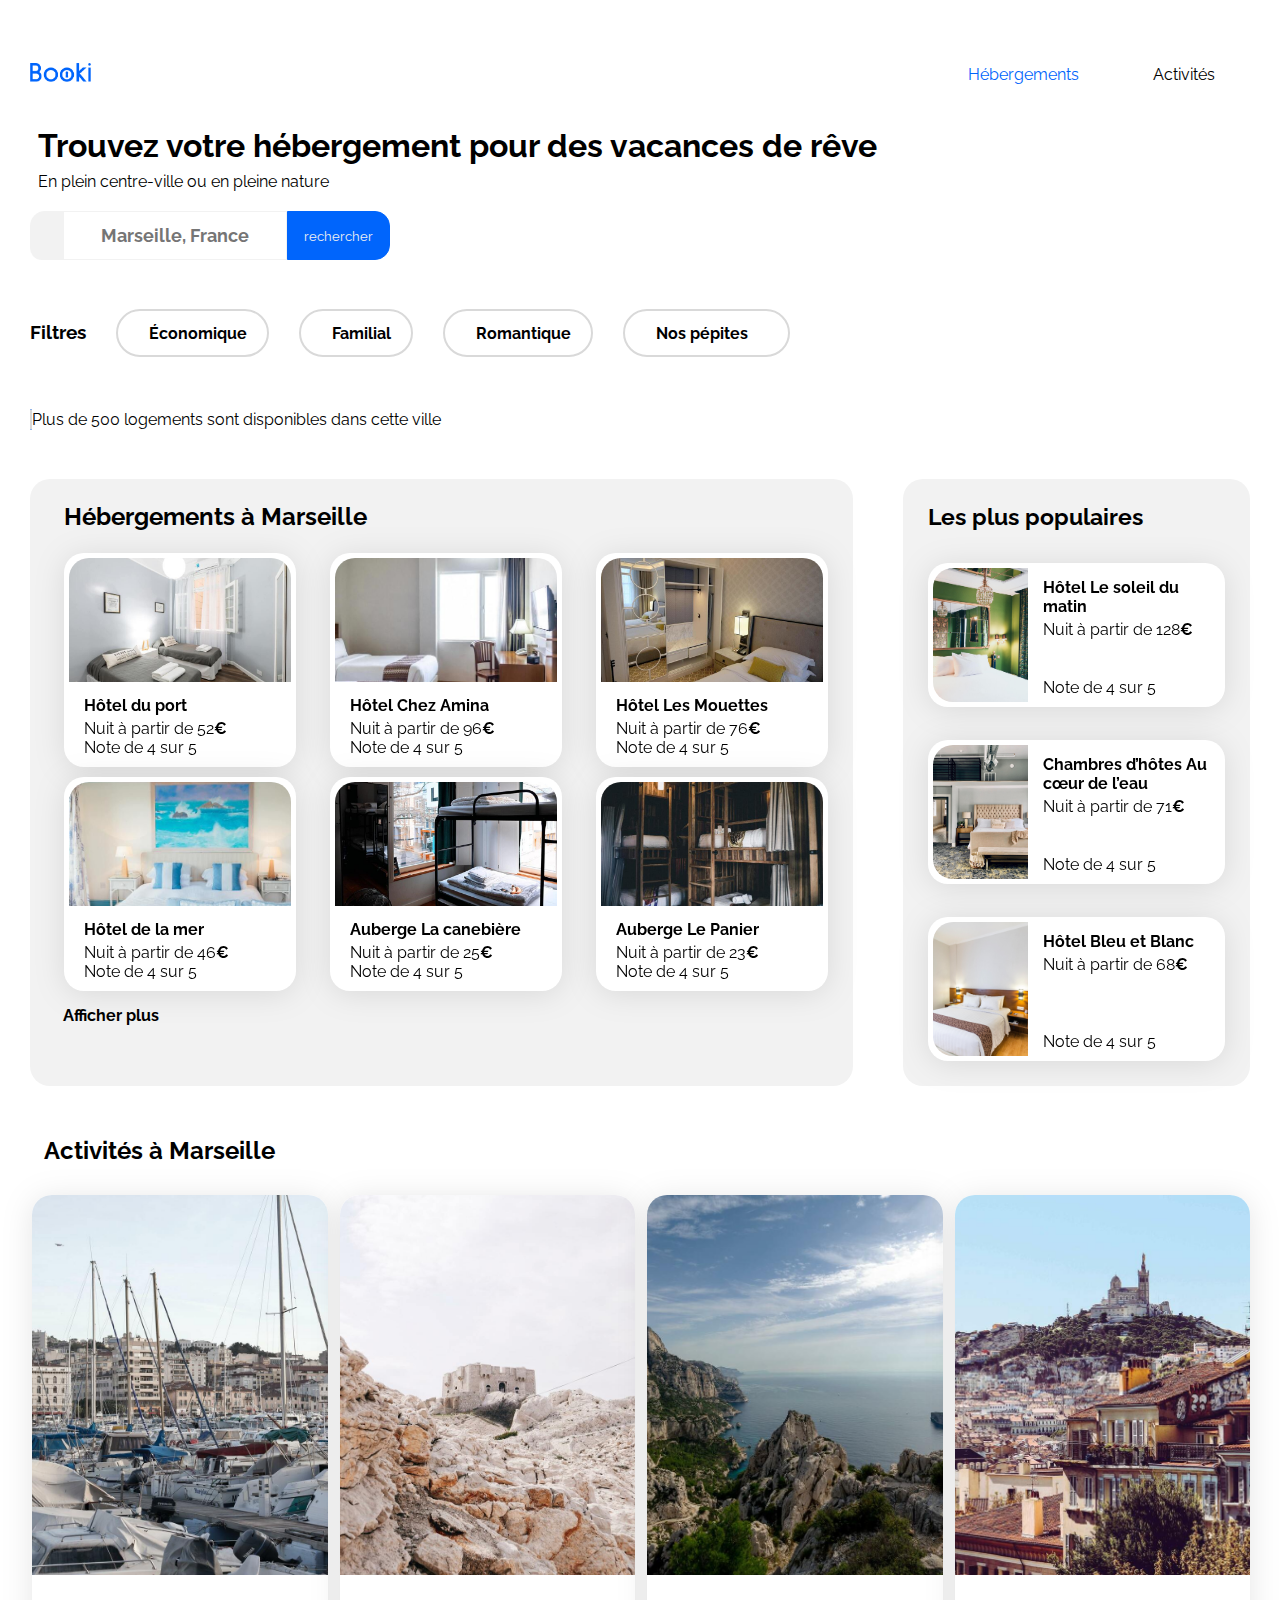
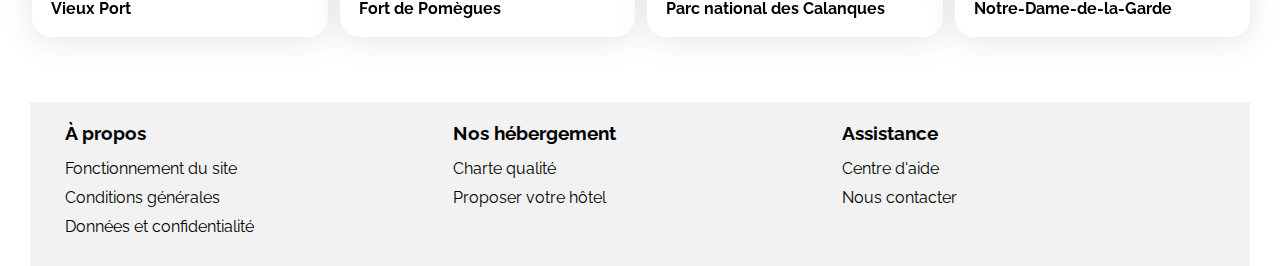
<file: index.html>
<!DOCTYPE html>
<html lang="fr">

<head>
    <meta charset="UTF-8">
    <meta name="viewport" content="width=device-width, initial-scale=1.0">
    <title>Booki</title>
    <link rel="preconnect" href="https://fonts.googleapis.com">
    <link rel="preconnect" href="https://fonts.gstatic.com" crossorigin>
    <link href="https://fonts.googleapis.com/css2?family=Raleway:wght@400;500;700&display=swap" rel="stylesheet">
    <link rel="stylesheet" href="https://cdnjs.cloudflare.com/ajax/libs/font-awesome/6.2.1/css/all.min.css"
        integrity="sha512-MV7K8+y+gLIBoVD59lQIYicR65iaqukzvf/nwasF0nqhPay5w/9lJmVM2hMDcnK1OnMGCdVK+iQrJ7lzPJQd1w=="
        crossorigin="anonymous" referrerpolicy="no-referrer" />
    <link rel="stylesheet" href="./style.css">

</head>

<body>
    <div class="main-container">

        <header>
            <div class="logo">

                <img src="Images_Booki/logo/Booki.png" alt="Logo">
            </div>
            <nav>
                <ul>
                    <li><a href="#hebergements-and-populaires">Hébergements</a></li>
                    <li><a href="#Activités-marseille">Activités</a></li>
                </ul>
            </nav>

        </header>


        <h1>Trouvez votre hébergement pour des vacances de rêve</h1>
        <p>En plein centre-ville ou en pleine nature</p>



            <div id="rechercher">
                <form action="." class="formulaire">
                    <div id="recherche_content">
                        <i class="fa-solid fa-location-dot"></i>
                        <input class="champ" type="text" placeholder="Marseille, France" />
                        <div class="pc-text">
                            <button>
                                <span>rechercher</span>
                            </button>
                        </div>
                        <div class="phone-icone">
                            <i class="fa-solid fa-magnifying-glass"></i>

                        </div>

                    </div>
                </form>
            </div>

            <ul class="filtres">

                <li>
                    <h3>Filtres</h3>
                </li>
                <li>
                    <div class=" filtre economique">
                        <i class="fa-solid fa-money-bill-wave"></i>
                        <span>Économique</span>
                    </div>
                </li>
                <li>
                    <div class="filtre familial">
                        <i class="fa-solid fa-person"></i>
                        <span>Familial</span>
                    </div>
                </li>
                <li>
                    <div class="filtre romantique">
                        <i class="fa-solid fa-heart"></i>
                        <span>Romantique</span>
                    </div>
                </li>
                <li>
                    <div class="filtre pépite">
                        <i class="fa-solid fa-fire"></i>
                        <span>Nos pépites</span>
                    </div>
                </li>
            </ul>

            <div class="info">

                <i class="fa-solid fa-circle-info"></i>
                <span>Plus de 500 logements sont disponibles dans cette ville</span>

            </div>


            <main>
                <div id="." class="hebergements-and-populaires">


                    <section class="hebergements">


                        <div class="hébergements-title">
                            <h2 class="section-title">Hébergements à Marseille</h2>
                        </div>
                        <div class="hébergements-cards">
                            <article class="card">
                                <a href="href=#" class="lien-hébergements">
                                    <img src="./Images_Booki/hebergements/4_small/fred-kleber.jpg" alt="Hôtel du port ">
                               
                                <div class="card-content">
                                    <div class="card-txt">
                                        <h3 class="card-title">Hôtel du port</h3>
                                        <p class="card-subtitle">Nuit à partir de 52<span class="euro">€</span></p>
                                    </div>
                                    <div class="card-rating">
                                        <i class="fa-xs fa-solid fa-star" aria-hidden="true"></i>
                                        <i class="fa-xs fa-solid fa-star" aria-hidden="true"></i>
                                        <i class="fa-xs fa-solid fa-star" aria-hidden="true"></i>
                                        <i class="fa-xs fa-solid fa-star" aria-hidden="true"></i>
                                        <i class="fa-xs fa-solid fa-star neutralStar" aria-hidden="true"></i>
                                        <span class="sr-only">Note de 4 sur 5</span>

                                    </div>
                                </div>
                            </a>
                            </article>


                            <article class="card">
                                <a href="href=#" class="lien-hébergements">
                                    <img src="./Images_Booki/hebergements/4_small/febrian-zakaria.jpg"
                                        alt="hotel chez amina ">
                                
                                <div class="card-content">
                                    <div class="card-txt">
                                        <h3 class="card-title">Hôtel Chez Amina</h3>
                                        <p class="card-subtitle">Nuit à partir de 96<span class="euro">€</span></p>
                                    </div>
                                    <div class="card-rating">
                                        <i class="fa-xs fa-solid fa-star" aria-hidden="true"></i>
                                        <i class="fa-xs fa-solid fa-star" aria-hidden="true"></i>
                                        <i class="fa-xs fa-solid fa-star" aria-hidden="true"></i>
                                        <i class="fa-xs fa-solid fa-star" aria-hidden="true"></i>
                                        <i class="fa-xs fa-solid fa-star neutralStar" aria-hidden="true"></i>
                                        <span class="sr-only">Note de 4 sur 5</span>

                                    </div>
                                </div>
                            </a>
                            </article>



                            <article class="card">
                                <a href="href=#" class="lien-hébergements">
                                    <img src="./Images_Booki/hebergements/4_small/reisetopia.jpg"
                                        alt="hotel les mouettes ">
                               
                                <div class="card-content">
                                    <div class="card-txt">
                                        <h3 class="card-title">Hôtel Les Mouettes</h3>
                                        <p class="card-subtitle">Nuit à partir de 76<span class="euro">€</span></p>
                                    </div>
                                    <div class="card-rating">
                                        <i class="fa-xs fa-solid fa-star" aria-hidden="true"></i>
                                        <i class="fa-xs fa-solid fa-star" aria-hidden="true"></i>
                                        <i class="fa-xs fa-solid fa-star" aria-hidden="true"></i>
                                        <i class="fa-xs fa-solid fa-star" aria-hidden="true"></i>
                                        <i class="fa-xs fa-solid fa-star neutralStar" aria-hidden="true"></i>
                                        <span class="sr-only">Note de 4 sur 5</span>

                                    </div>
                                </div>
                            </a>
                            </article>


                            <article class="card">
                                <a href="href=#" class="lien-hébergements">
                                    <img src="./Images_Booki/hebergements/4_small/annie-spratt.jpg"
                                        alt="hotel de la mer">
                                
                                <div class="card-content">
                                    <div class="card-txt">
                                        <h3 class="card-title">Hôtel de la mer</h3>
                                        <p class="card-subtitle">Nuit à partir de 46<span class="euro">€</span></p>
                                    </div>
                                    <div class="card-rating">
                                        <i class="fa-xs fa-solid fa-star" aria-hidden="true"></i>
                                        <i class="fa-xs fa-solid fa-star" aria-hidden="true"></i>
                                        <i class="fa-xs fa-solid fa-star" aria-hidden="true"></i>
                                        <i class="fa-xs fa-solid fa-star" aria-hidden="true"></i>
                                        <i class="fa-xs fa-solid fa-star neutralStar" aria-hidden="true"></i>
                                        <span class="sr-only">Note de 4 sur 5</span>

                                    </div>
                                </div>
                            </a>
                            </article>


                            <article class="card">
                                <a href="href=#" class="lien-hébergements">
                                    <img src="./Images_Booki/hebergements/4_small/marcus-lok.jpg"
                                        alt="auberge la canebière ">
                                
                                <div class="card-content">
                                    <div class="card-txt">
                                        <h3 class="card-title">Auberge La canebière</h3>
                                        <p class="card-subtitle">Nuit à partir de 25<span class="euro">€</span></p>
                                    </div>
                                    <div class="card-rating">
                                        <i class="fa-xs fa-solid fa-star" aria-hidden="true"></i>
                                        <i class="fa-xs fa-solid fa-star" aria-hidden="true"></i>
                                        <i class="fa-xs fa-solid fa-star" aria-hidden="true"></i>
                                        <i class="fa-xs fa-solid fa-star" aria-hidden="true"></i>
                                        <i class="fa-xs fa-solid fa-star neutralStar" aria-hidden="true"></i>
                                        <span class="sr-only">Note de 4 sur 5</span>

                                    </div>
                                </div>
                            </a>
                            </article>

                            <article class="card">
                                <a href="href=#" class="lien-hébergements">
                                    <img src="./Images_Booki/hebergements/4_small/nicate-lee.jpg"
                                        alt="auberge le panier ">
                                
                                <div class="card-content">
                                    <div class="card-txt">
                                        <h3 class="card-title">Auberge Le Panier</h3>
                                        <p class="card-subtitle">Nuit à partir de 23<span class="euro">€</span></p>
                                    </div>
                                    <div class="card-rating">
                                        <i class="fa-xs fa-solid fa-star" aria-hidden="true"></i>
                                        <i class="fa-xs fa-solid fa-star" aria-hidden="true"></i>
                                        <i class="fa-xs fa-solid fa-star" aria-hidden="true"></i>
                                        <i class="fa-xs fa-solid fa-star" aria-hidden="true"></i>
                                        <i class="fa-xs fa-solid fa-star neutralStar" aria-hidden="true"></i>
                                        <span class="sr-only">Note de 4 sur 5</span>

                                    </div>
                                </div>
                            </a>
                            </article>
                        </div>
                        <a href="href=#" class="Plus">Afficher plus</a>
                    </section>

                    <section class="populaires">
                        <div class="populaires-title">
                            <h2 class="section-title">Les plus populaires</h2>
                            <i class="fa-solid fa-chart-line" aria-hidden="true"></i>
                        </div>
                        <div class="populaires-cards">
                            <article class="card">
                                <img src="./Images_Booki/hebergements/2_large/emile-guillemot.jpg"
                                    alt="Image de la chambre d'hôtel montrant un lit">
                                <div class="card-content">
                                    <div class="card-txt">
                                        <h3 class="card-title">Hôtel Le soleil du matin</h3>
                                        <p class="card-subtitle">Nuit à partir de 128<span class="euro">€</span></p>
                                    </div>
                                    <div class="card-rating">
                                        <i class="fa-xs fa-solid fa-star" aria-hidden="true"></i>
                                        <i class="fa-xs fa-solid fa-star" aria-hidden="true"></i>
                                        <i class="fa-xs fa-solid fa-star" aria-hidden="true"></i>
                                        <i class="fa-xs fa-solid fa-star" aria-hidden="true"></i>
                                        <i class="fa-xs fa-solid fa-star neutralStar" aria-hidden="true"></i>
                                        <span class="sr-only">Note de 4 sur 5</span>
                                    </div>
                                </div>
                            </article>
                            <article class="card">
                                <img src="./Images_Booki/hebergements/2_large/aw-creative.jpg"
                                    alt="Image de la chambre d'hôtel montrant un lit">
                                <div class="card-content">
                                    <div class="card-txt">
                                        <h3 class="card-title">Chambres d’hôtes Au cœur de l’eau</h3>
                                        <p class="card-subtitle">Nuit à partir de 71<span class="euro">€</span></p>
                                    </div>
                                    <div class="card-rating">
                                        <i class="fa-xs fa-solid fa-star" aria-hidden="true"></i>
                                        <i class="fa-xs fa-solid fa-star" aria-hidden="true"></i>
                                        <i class="fa-xs fa-solid fa-star" aria-hidden="true"></i>
                                        <i class="fa-xs fa-solid fa-star" aria-hidden="true"></i>
                                        <i class="fa-xs fa-solid fa-star neutralStar" aria-hidden="true"></i>
                                        <span class="sr-only">Note de 4 sur 5</span>
                                    </div>
                                </div>
                            </article>
                            <article class="card">
                                <img src="./Images_Booki/hebergements/2_large/febrian-zakaria2.jpg"
                                    alt="Image de la chambre d'hôtel montrant un lit">
                                <div class="card-content">
                                    <div class="card-txt">
                                        <h3 class="card-title">Hôtel Bleu et Blanc</h3>
                                        <p class="card-subtitle">Nuit à partir de 68<span class="euro">€</span></p>
                                    </div>
                                    <div class="card-rating">
                                        <i class="fa-xs fa-solid fa-star" aria-hidden="true"></i>
                                        <i class="fa-xs fa-solid fa-star" aria-hidden="true"></i>
                                        <i class="fa-xs fa-solid fa-star" aria-hidden="true"></i>
                                        <i class="fa-xs fa-solid fa-star" aria-hidden="true"></i>
                                        <i class="fa-xs fa-solid fa-star neutralStar" aria-hidden="true"></i>
                                        <span class="sr-only">Note de 4 sur 5</span>
                                    </div>
                                </div>
                            </article>
                        </div>
                    </section>
                </div>



                <div id="Activités-marseille">

                    <section class="activités">

                        <div class="activités-title">
                            <h2 class="section-title">Activités à Marseille</h2>
                        </div>
                        <div class="activités-cards">
                            <article class="cards">
                                <div class="card-content">
                                    <a href="href=#" class="lien-activités">
                                        <img src="./Images_Booki/activites/3_medium/reno-laithienne.jpg"
                                            alt="vieux-port">
                                    </a>
                                    <div class="card-txt">
                                        <h3 class="card-title">Vieux Port</h3>
                                    </div>
                                </div>
                            </article>
                            <article class="cards">
                                <div class="card-content">
                                    <a href="href=#" class="lien-activités">
                                        <img src="./Images_Booki/activites/3_medium/paul-hermann-QFTrLdQIRhI-unsplash.jpg"
                                            alt="fort-de-pomegues">
                                    </a>
                                    <div class="card-txt">
                                        <h3 class="card-title">Fort de Pomègues</h3>
                                    </div>
                                </div>
                            </article>
                            <article class="cards">
                                <div class="card-content">
                                    <a href="href=#" class="lien-activités">
                                        <img src="./Images_Booki/activites/3_medium/kilyan-sockalingum-NR8-cBCN3aI-unsplash.jpg"
                                            alt="parc-calanques">
                                    </a>
                                    <div class="card-txt">
                                        <h3 class="card-title">Parc national des Calanques</h3>

                                    </div>
                                </div>
                            </article>
                            <article class="cards">
                                <div class="card-content">
                                    <a href="href=#" class="lien-activités">
                                        <img src="./Images_Booki/activites/3_medium/florian-wehde-xW9e8gdotxI-unsplash.jpg"
                                            alt="notre-dame">
                                    </a>
                                    <div class="card-txt">
                                        <h3 class="card-title">Notre-Dame-de-la-Garde</h3>

                                    </div>
                                </div>
                            </article>
                        </div>
                    </section>
                </div>
            </main>
            <footer>
                <div class="colonne">
                    <h3>À propos</h3>
                    <ul>
                        <li><a href="#">Fonctionnement du site</a></li>
                        <li><a href="#">Conditions générales</a></li>
                        <li><a href="#">Données et confidentialité</a></li>
                    </ul>
                </div>
                <div class="colonne">
                    <h3>Nos hébergement</h3>
                    <ul>
                        <li><a href="#">Charte qualité</a></li>
                        <li><a href="#">Proposer votre hôtel</a></li>
                    </ul>
                </div>
                <div class="colonne">
                    <h3>Assistance</h3>
                    <ul>
                        <li><a href="#">Centre d'aide</a></li>
                        <li><a href="#">Nous contacter</a></li>
                    </ul>
                </div>
            </footer>
    </div>
</body>

</html>
</file>
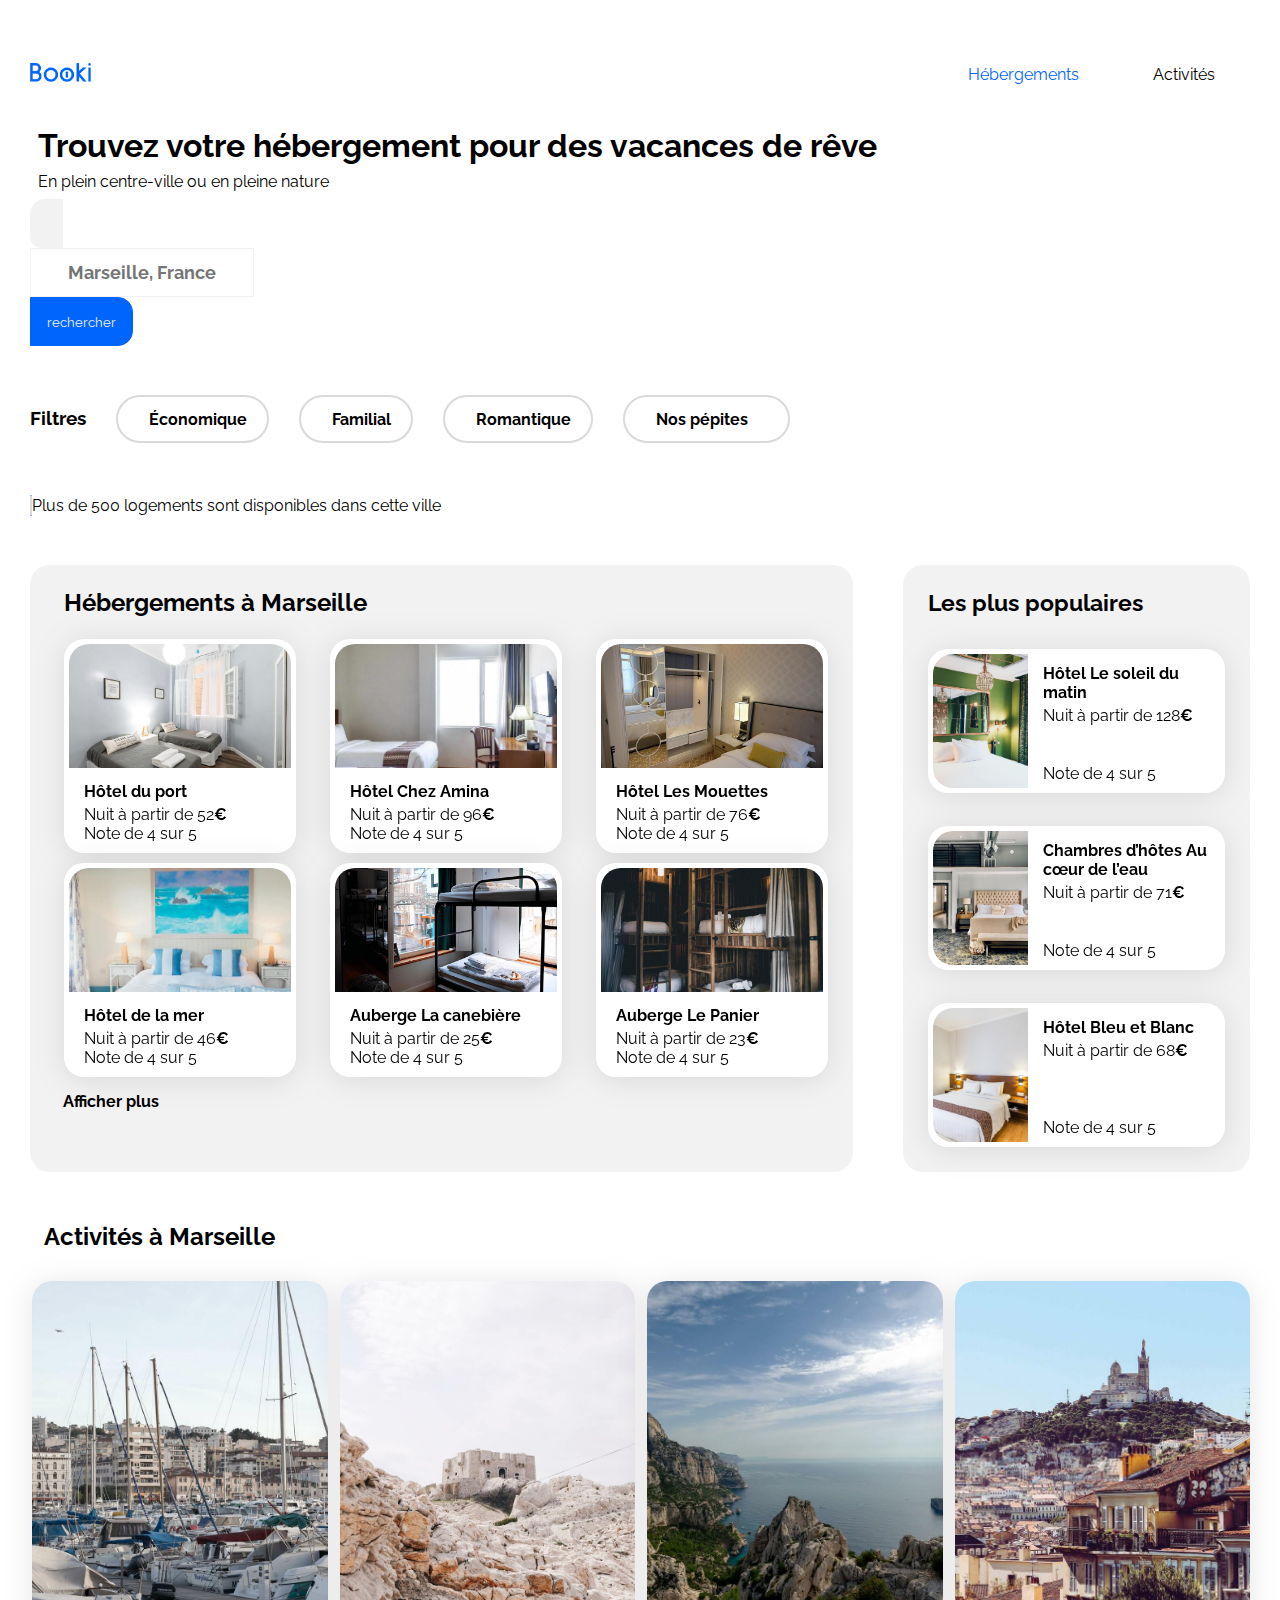
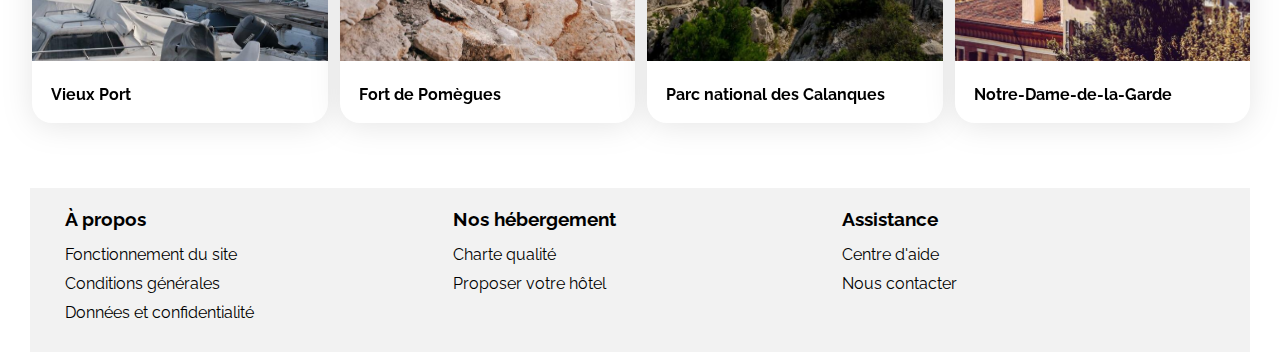
<file: P2index.html>
<!DOCTYPE html>
<html lang="fr">

<head>
    <meta charset="UTF-8">
    <meta name="viewport" content="width=device-width, initial-scale=1.0">
    <title>Booki</title>
    <link rel="preconnect" href="https://fonts.googleapis.com">
    <link rel="preconnect" href="https://fonts.gstatic.com" crossorigin>
    <link href="https://fonts.googleapis.com/css2?family=Raleway:wght@400;500;700&display=swap" rel="stylesheet">
    <link rel="stylesheet" href="https://cdnjs.cloudflare.com/ajax/libs/font-awesome/6.2.1/css/all.min.css"
        integrity="sha512-MV7K8+y+gLIBoVD59lQIYicR65iaqukzvf/nwasF0nqhPay5w/9lJmVM2hMDcnK1OnMGCdVK+iQrJ7lzPJQd1w=="
        crossorigin="anonymous" referrerpolicy="no-referrer"/>
    <link rel="stylesheet" href="./style.css">
</head>

<body>
    <div class="main-container">
        
        <header>  
            <div class="logo">
            
                <img src="Images_Booki/logo/Booki.png" alt="Logo">
            </div>
            <nav>
                <ul>
                    <li><a href="#hebergements-and-populaires">Hébergements</a></li>
                    <li><a href="#Activités-marseille">Activités</a></li>
                </ul>   
            </nav>
       </header>

 
    <h1>Trouvez votre hébergement pour des vacances de rêve</h1>
    <p>En plein centre-ville ou en pleine nature</p>



<div>
    <div id="rechercher">
        <form action="." class="formulaire"></form>
            <div id="icône">
                <i class="fa-solid fa-location-dot"></i>  
    <input class="champ" type="text" placeholder="Marseille, France"/> 
<div class="pc-text">
    <button>
        <span>rechercher</span>
    </button>
</div>
<div class="phone-icone">
<i class="fa-solid fa-magnifying-glass"></i>

</div>
</div>
</div>

<ul class="filtres">
   
  <li><h3>Filtres</h3></li>
    <li>
        <div class=" filtre economique">
        <i class="fa-solid fa-money-bill-wave"></i>
        <span>Économique</span>
        </div>
    </li>   
<li>
        <div class="filtre familial">
        <i class="fa-solid fa-person"></i>
        <span>Familial</span>
    </div>
</li>
<li>
        <div class="filtre romantique">
        <i class="fa-solid fa-heart"></i>
        <span>Romantique</span>
    </div>
    </li>
<li>
        <div class="filtre pépite">
        <i class="fa-solid fa-fire"></i>
        <span>Nos pépites</span>
    </div> 
    </li>   
</ul>

<div class="info">
    
    <i class="fa-solid fa-circle-info"></i>
    <span>Plus de 500 logements sont disponibles dans cette ville</span>

</div>

        
        <main>
            <div id="." class="hebergements-and-populaires">
                
                
                <section class="hebergements">


                <div class="hébergements-title">
                        <h2 class="section-title">Hébergements à Marseille</h2>
                    </div>
                        <div class="hébergements-cards">
                            <article class="card">
                                <a href="href=#" class="lien-hébergements">
                                <img src="./Images_Booki/hebergements/4_small/fred-kleber.jpg" 
                                alt="Hôtel du port ">
                            </a>
                        <div class="card-content">
                    <div class="card-txt">
                <h3 class="card-title">Hôtel du port</h3>
                <p class="card-subtitle">Nuit à partir de 52<span class="euro">€</span></p>
             </div>
             <div class="card-rating">
                    <i class="fa-xs fa-solid fa-star" aria-hidden="true"></i>
                     <i class="fa-xs fa-solid fa-star" aria-hidden="true"></i>
                    <i class="fa-xs fa-solid fa-star" aria-hidden="true"></i>
                     <i class="fa-xs fa-solid fa-star" aria-hidden="true"></i>
                    <i class="fa-xs fa-solid fa-star neutralStar" aria-hidden="true"></i>
                <span class="sr-only">Note de 4 sur 5</span>
            
            </div>
        </div>
     </article>
                                               
    
        <article class="card">
            <a href="href=#" class="lien-hébergements">
            <img src="./Images_Booki/hebergements/4_small/febrian-zakaria.jpg" 
            alt="hotel chez amina ">
        </a>
    <div class="card-content">
<div class="card-txt">
<h3 class="card-title">Hôtel Chez Amina</h3>
<p class="card-subtitle">Nuit à partir de 96<span class="euro">€</span></p>
</div>
    <div class="card-rating">
        <i class="fa-xs fa-solid fa-star" aria-hidden="true"></i>
        <i class="fa-xs fa-solid fa-star" aria-hidden="true"></i>
        <i class="fa-xs fa-solid fa-star" aria-hidden="true"></i>
        <i class="fa-xs fa-solid fa-star" aria-hidden="true"></i>
        <i class="fa-xs fa-solid fa-star neutralStar" aria-hidden="true"></i>
    <span class="sr-only">Note de 4 sur 5</span>
    
</div>
</div>
</article>
    

   
    <article class="card">
        <a href="href=#" class="lien-hébergements">
        <img src="./Images_Booki/hebergements/4_small/reisetopia.jpg" alt="hotel les mouettes ">   
    </a>
        <div class="card-content">
<div class="card-txt">
<h3 class="card-title">Hôtel Les Mouettes</h3>
<p class="card-subtitle">Nuit à partir de 76<span class="euro">€</span></p>
</div>
<div class="card-rating">
    <i class="fa-xs fa-solid fa-star" aria-hidden="true"></i>
    <i class="fa-xs fa-solid fa-star" aria-hidden="true"></i>
    <i class="fa-xs fa-solid fa-star" aria-hidden="true"></i>
    <i class="fa-xs fa-solid fa-star" aria-hidden="true"></i>
    <i class="fa-xs fa-solid fa-star neutralStar" aria-hidden="true"></i>
<span class="sr-only">Note de 4 sur 5</span>

</div>
</div>
</article>


    <article class="card">
        <a href="href=#" class="lien-hébergements">
        <img src="./Images_Booki/hebergements/4_small/annie-spratt.jpg" alt="hotel de la mer">
    </a>
<div class="card-content">
<div class="card-txt">
<h3 class="card-title">Hôtel de la mer</h3>
<p class="card-subtitle">Nuit à partir de 46<span class="euro">€</span></p>
</div>
<div class="card-rating">
    <i class="fa-xs fa-solid fa-star" aria-hidden="true"></i>
    <i class="fa-xs fa-solid fa-star" aria-hidden="true"></i>
    <i class="fa-xs fa-solid fa-star" aria-hidden="true"></i>
    <i class="fa-xs fa-solid fa-star" aria-hidden="true"></i>
    <i class="fa-xs fa-solid fa-star neutralStar" aria-hidden="true"></i>
<span class="sr-only">Note de 4 sur 5</span>

</div>
</div>
</article>


    <article class="card">
        <a href="href=#" class="lien-hébergements">
        <img src="./Images_Booki/hebergements/4_small/marcus-lok.jpg" alt="auberge la canebière ">
    </a>
<div class="card-content">
<div class="card-txt">
<h3 class="card-title">Auberge La canebière</h3>
<p class="card-subtitle">Nuit à partir de 25<span class="euro">€</span></p>
</div>
<div class="card-rating">
    <i class="fa-xs fa-solid fa-star" aria-hidden="true"></i>
    <i class="fa-xs fa-solid fa-star" aria-hidden="true"></i>
    <i class="fa-xs fa-solid fa-star" aria-hidden="true"></i>
    <i class="fa-xs fa-solid fa-star" aria-hidden="true"></i>
    <i class="fa-xs fa-solid fa-star neutralStar" aria-hidden="true"></i>
<span class="sr-only">Note de 4 sur 5</span>

</div>
</div>

</article>

    <article class="card">
        <a href="href=#" class="lien-hébergements">
        <img src="./Images_Booki/hebergements/4_small/nicate-lee.jpg" alt="auberge le panier ">
    </a>
<div class="card-content">
<div class="card-txt">
<h3 class="card-title">Auberge Le Panier</h3>
<p class="card-subtitle">Nuit à partir de 23<span class="euro">€</span></p>
</div>
<div class="card-rating">
    <i class="fa-xs fa-solid fa-star" aria-hidden="true"></i>
    <i class="fa-xs fa-solid fa-star" aria-hidden="true"></i>
    <i class="fa-xs fa-solid fa-star" aria-hidden="true"></i>
    <i class="fa-xs fa-solid fa-star" aria-hidden="true"></i>
    <i class="fa-xs fa-solid fa-star neutralStar" aria-hidden="true"></i>
<span class="sr-only">Note de 4 sur 5</span>

</div>
</div>
</article>
                        </div>
          <a href="href=#" class="Plus">Afficher plus</a>              
    </section>
              
                <section class="populaires">
                    <div class="populaires-title">
                        <h2 class="section-title">Les plus populaires</h2>
                        <i class="fa-solid fa-chart-line" aria-hidden="true"></i>
                    </div>
                    <div class="populaires-cards">
                        <article class="card">
                            <img src="./Images_Booki/hebergements/2_large/emile-guillemot.jpg" alt="Image de la chambre d'hôtel montrant un lit">
                            <div class="card-content">
                                <div class="card-txt">
                                    <h3 class="card-title">Hôtel Le soleil du matin</h3>
                                    <p class="card-subtitle">Nuit à partir de 128<span class="euro">€</span></p>
                                </div>
                                <div class="card-rating">
                                    <i class="fa-xs fa-solid fa-star" aria-hidden="true"></i>
                                    <i class="fa-xs fa-solid fa-star" aria-hidden="true"></i>
                                    <i class="fa-xs fa-solid fa-star" aria-hidden="true"></i>
                                    <i class="fa-xs fa-solid fa-star" aria-hidden="true"></i>
                                    <i class="fa-xs fa-solid fa-star neutralStar" aria-hidden="true"></i>
                                    <span class="sr-only">Note de 4 sur 5</span>
                                </div>
                            </div>
                        </article>
                        <article class="card">
                            <img src="./Images_Booki/hebergements/2_large/aw-creative.jpg" alt="Image de la chambre d'hôtel montrant un lit">
                            <div class="card-content">
                                <div class="card-txt">
                                    <h3 class="card-title">Chambres d’hôtes Au cœur de l’eau</h3>
                                    <p class="card-subtitle">Nuit à partir de 71<span class="euro">€</span></p>
                                </div>
                                <div class="card-rating">
                                    <i class="fa-xs fa-solid fa-star" aria-hidden="true"></i>
                                    <i class="fa-xs fa-solid fa-star" aria-hidden="true"></i>
                                    <i class="fa-xs fa-solid fa-star" aria-hidden="true"></i>
                                    <i class="fa-xs fa-solid fa-star" aria-hidden="true"></i>
                                    <i class="fa-xs fa-solid fa-star neutralStar" aria-hidden="true"></i>
                                    <span class="sr-only">Note de 4 sur 5</span>
                                </div>
                            </div>
                        </article>
                        <article class="card">
                            <img src="./Images_Booki/hebergements/2_large/febrian-zakaria2.jpg" alt="Image de la chambre d'hôtel montrant un lit">
                            <div class="card-content">
                                <div class="card-txt">
                                    <h3 class="card-title">Hôtel Bleu et Blanc</h3>
                                    <p class="card-subtitle">Nuit à partir de 68<span class="euro">€</span></p>
                                </div>
                                <div class="card-rating">
                                    <i class="fa-xs fa-solid fa-star" aria-hidden="true"></i>
                                    <i class="fa-xs fa-solid fa-star" aria-hidden="true"></i>
                                    <i class="fa-xs fa-solid fa-star" aria-hidden="true"></i>
                                    <i class="fa-xs fa-solid fa-star" aria-hidden="true"></i>
                                    <i class="fa-xs fa-solid fa-star neutralStar" aria-hidden="true"></i>
                                    <span class="sr-only">Note de 4 sur 5</span>
                                </div>
                            </div>
                        </article>
                    </div>
                </section>
              </div>
        
             
           
                <div id ="Activités-marseille">
                
                    <section class="activités">
            
                    <div class="activités-title">
                        <h2 class="section-title">Activités à Marseille</h2>
                    </div> 
            <div class="activités-cards">
                <article class="cards">
                    <div class="card-content">
                    <a href="href=#" class="lien-activités">
                        <img src="./Images_Booki/activites/3_medium/reno-laithienne.jpg" 
                        alt="vieux-port">
                    </a>
                        <div class="card-txt">
                            <h3 class="card-title">Vieux Port</h3>
                        </div>
                    </div>
                </article>
                <article class="cards">
                    <div class="card-content">
                    <a href="href=#" class="lien-activités">
                        <img src="./Images_Booki/activites/3_medium/paul-hermann-QFTrLdQIRhI-unsplash.jpg" 
                        alt="fort-de-pomegues">
                    </a>
                        <div class="card-txt">
                            <h3 class="card-title">Fort de Pomègues</h3>
                        </div>
                    </div>
                </article>
                <article class="cards">
                    <div class="card-content">
                    <a href="href=#" class="lien-activités">
                        <img src="./Images_Booki/activites/3_medium/kilyan-sockalingum-NR8-cBCN3aI-unsplash.jpg" 
                        alt="parc-calanques">
                    </a>
                        <div class="card-txt">
                            <h3 class="card-title">Parc national des Calanques</h3>
                        
                        </div>
                    </div>
                </article>
                <article class="cards">
                    <div class="card-content">
                    <a href="href=#" class="lien-activités">
                        <img src="./Images_Booki/activites/3_medium/florian-wehde-xW9e8gdotxI-unsplash.jpg" 
                        alt="notre-dame">
                    </a>
                        <div class="card-txt">
                            <h3 class="card-title">Notre-Dame-de-la-Garde</h3>
                    
                        </div>
                    </div>
                </article>
                </div>
            </section>
        </div>
     </main>
    <footer>
        <div class="colonne">
            <h3>À propos</h3>
            <ul>
              <li><a href="#">Fonctionnement du site</a></li>
              <li><a href="#">Conditions générales</a></li>
              <li><a href="#">Données et confidentialité</a></li>
            </ul>
          </div>
          <div class="colonne">
            <h3>Nos hébergement</h3>
            <ul>
              <li><a href="#">Charte qualité</a></li>
              <li><a href="#">Proposer votre hôtel</a></li>
            </ul>
          </div>
          <div class="colonne">
            <h3>Assistance</h3>
            <ul>
              <li><a href="#">Centre d'aide</a></li>
              <li><a href="#">Nous contacter</a></li>
            </ul>
          </div>
        </footer>
    </div>
    </div>
</body>

</html>
</file>
<file: style.css>
/****** General ***********/

* {
    
    
    font-family: 'Raleway', sans-serif;
   
        
        box-sizing: border-box;
        font-family: "Raleway";
        margin: 0;
        padding: 0;


}

:root {
    --main-color: #0065FC;
    --main-bg-color: #F2F2F2;
    --filter-bg-color: #DEEBFF;
}

.fa-solid {
    color: var(--main-color);
}


.main-container {
   max-width: 1440px;
    width: 100%;
    padding-bottom: 50px;
    margin: auto;
    padding: 30px;
}
header {
   display: flex;
   justify-content: space-between;
   align-items: center;
}
.logo img {
    width: 61px;

}
nav {

float: right;

}
 
ul{
list-style: none;
margin: 0px;
padding: 0px;

}

li {
    display: inline-block;

}
 a {
display: block;
padding: 35px;
}

nav ul li:first-child a{
position: relative;
    color:#0065FC;
    text-decoration: none;
}

nav ul li:first-child a:hover::before {
    content: "";
display: block;
   position: absolute; 
height: 2px;
    background-color: #0065FC;
    width: 162px; 
   top: 0px;
left: 50%;
transform: translateX(-50%);

}

nav ul li:nth-child(2) a {
    color:black;
text-decoration: none;
}



h1,
    p {
    margin-bottom: 20px;
    margin: 8px;
}

#recherche_content{
    display: flex;
    margin-top:20px;
}

   button{
    display: flex;
    align-items:center;
    padding: 15px 16px 15px 16px ;

    
    height: 49px;
    gap: 10px;
    color: #F2F2F2;
    background: #0065FC;
    border: 1px solid #0065FC;
    border-radius: 0px 15px 15px 0px;
    
    }
@media (min-width:1025px) {

.fa-solid.fa-magnifying-glass{
color: transparent;
}

}
    

input {
height: 49px;
background-color: white;
border: 1px solid #f2f2f2;
font-size: 18px;
}

/**rajouter une marge**/
input::placeholder{
    font-family:'raleway';
font-style: normal;
font-weight: bold;
font-size:18px;
opacity: 1;
text-align: center;

}



.fa-location-dot {
display: flex;
align-items: center;

height: 49px;
width: 33px;
color: black;
background-color: #F2F2F2;
border-radius: 15px 0px 0px 12px;
padding-left: 10px;

}

.filtre:hover {

    background-color: #DEEBFF;
}

.filtres {
    display: flex;
flex-direction: row;
list-style: none;
margin-top: 49px;
justify-content: flex-start;
font-weight: bold;
}

.filtre {

background-color: white;
border-radius: 25px;
display: flex;
align-items: center;
margin-left: 30px;
padding: 4px 20px 4px 20px;
border: 2px solid #d9d9d9;
height: 48px;
}

.filtre span {

    margin-left: 11px;
}

.filtres h3 {
display: flex;
flex-direction: row;
left: 50px;
align-items: center;
margin-top: 12px;
}

.filtre .economique{

width: 173px;
height: 48px;

}


.filtre .familial {
    width: 134px;
    height: 48px;

}


.filtre .romantique {
    width: 170px;
    height: 48px;

}


.filtre.pépite{
    width: 167px;
    height: 48px;

}

.info {

    padding-top: 53px;
}

.fa-circle-info {
box-sizing: border-box;

align-items: flex-start;
border: 1px solid #d9d9d9;
border-radius: 24px 24px 24px 24px;
color: white;
background-color: #0065FC;

}

.span {

    display: flex;
    align-items: flex-start;
margin-left: 0px;


}



.hébergement-and-populaires title {
    margin: 0;
    font-size: 22px;
}

.card {
    
    background-color: white;
    border-radius: 20px;
    padding: 5px;
    filter: drop-shadow(0px 3px 15px rgba(0, 0, 0, 0.1));
    margin: 5px;


}
    .card img {
    object-fit: cover;
width: 100%;

}

.lien-hébergements{
    width: 215px;
    padding: 0px;
    text-decoration: none;
  
    color:black;
}


.card-title {
    font-size: 16px;
}

.euro {
    font-weight: 700;
}

.neutralStar {
    color: var(--main-bg-color)
}

/****** Hebergements And Populaires ***********/
.hebergements-and-populaires {
    display: flex;
    gap: 50px;   
    width: 100%;
}


/****** Hebergements ***********/
.hebergements {
    width: 67%;
padding: 20px;

}
.hebergements .card{
    width: 30%;
}
.hebergements .card a {
    width: 100%;
}
.hébergements-title {
    display: flex;
    justify-content: space-between;
    align-items: center;
padding-left: 45px;
}


.hébergements-cards {
    max-width: 769px;
    display: flex;
    flex-wrap: wrap;
    margin-top: 17px;
    justify-content: space-between;
}


.hébergements-cards img {
    height: 124px;
   width: 100%;
    border-top-left-radius: 20px;
    border-top-right-radius: 20px;
}


.hébergements-cards .card-content {
  
    padding-left: 15px;
    display: flex;
    flex-direction: column;
  justify-content: space-between;
    box-sizing: border-box;
}

.hébergements-cards .card-title {
    margin-top: 10px;
    margin-bottom: 4px;
}

.hébergements-cards .card-subtitle {
    margin: 0;
}

.hébergements-cards .card-rating {
    margin-bottom: 5px;

}
.Plus  {
    display: flex;
        margin-top:22px ;
    justify-content: flex-start;
    font-weight: bold;
padding: 0px;
margin-left:45px;
text-decoration: none;
color: black;
}
/****** Populaires ***********/
.populaires {
    width: 33%;
    padding: 20px;
}

.populaires-title {
    display: flex;
    justify-content: space-between;
    align-items: center;
}

.populaires-cards .card {
    display: flex;
    margin-top: 33px;
}

.populaires-cards img {
    width: 33%;
    height: 134px;
    border-top-left-radius: 20px;
    border-bottom-left-radius: 20px;
}

.populaires-cards .card-content {
    width: 67%;
    padding-left: 15px;
    display: flex;
    flex-direction: column;
    justify-content: space-between;
    box-sizing: border-box;
}

.populaires-cards .card-title {
    margin-top: 10px;
    margin-bottom: 4px;
}

.populaires-cards .card-subtitle {
    margin: 0;
}

.populaires-cards .card-rating {
    margin-bottom: 5px;
}

/**activités**/


/**activités**/

.activités {
    border-radius: 20px;
    margin-top: 50px;
}



.activités-title  {
   
   
   padding-left: 75px;
}

.cards {
width: 297.5px;
background-color: white;
border-radius: 20px;
filter: drop-shadow(0px 3px 15px rgba(0, 0, 0, 0.1));
margin-left: 30px;
margin-top: 30px;
}
 
.activités-cards {
    display: flex;
    flex-direction: row;
    flex-wrap: nowrap;
margin-right: 105px;
justify-content: space-between;
}

.lien-activités{
width: 297.5px;

padding: 0px;
text-decoration: none;
color: black;
}
.activités-cards img{
height: 380px;
width: 100%;
border-top-left-radius: 20px;
border-top-right-radius: 20px;
object-fit:cover;
}
.activités-cards .card-content{
   
    display: flex;
    flex-direction: column;
    justify-content: space-between;
    box-sizing:border-box;
}



.activités-cards .card-title {

    padding: 20px 20px 19px 19px;
font-family: 'raleway';
font-weight: bold;
font-size: 16px;

}

/**footer**/
footer {
  display: flex;
 
  justify-content: space-evenly;
  background-color: #f2f2f2;
  padding: 20px;
  margin-top: 65px;
  margin-bottom: -49px;
}

.colonne {
  flex-basis: calc(33.33% - 20px);
 
  
}

.colonne h3 {
padding-bottom: 15px;
   
 
}

.colonne ul {
  list-style: none;
  padding: 0px;
  margin: 0px;

}

.colonne ul li {
  margin-bottom: 10px;
 display:list-item;
 
}

.colonne ul li a {
  color: black;
  text-decoration: none;
  font-weight: 400;
  padding:15px;
  margin-left:-15px;
  display: revert;
}

.colonne ul li div:hover  {
  text-decoration: underline;
}


@media (min-width:1025px){
    .hebergements-and-populaires section {
        background-color: var(--main-bg-color);
        border-radius: 20px;
        
        box-sizing: border-box;
        margin-top: 50px;
        
    }
    .hebergements{
        width: 79%;
    }
    .hébergements-title{
        display: flex;
        justify-content: space-between;
        margin-left: -31px;
        margin-top: 3px;
    }
    .card{
        padding: 5px;
        margin: 5px;
    }
    .lien-hébergements{
        width: 180px;
        padding: 0px;
    }
    .Plus{
        margin-top: 10px;
        padding: 0px;
        margin-left: 13px;
    }
    .hébergements-cards{
    max-width: 101%;
    margin-left: 9px;
    }
    .populaires-title{
        font-size: 15px;
        margin: 5px;
        
    }
    .activités-title{
        padding-left: 14px;

    }
    .activités-cards{
        margin-right: 0px;
        gap: 10px;
       
    }
    .cards{
        width: 100%;
        margin-left: 2px;
        margin-top: 30px;
    }
    .lien-activités{
        width: 100%;
    }
    
    }
@media (min-width:1297px){
    .hébergements-cards{
        width: 850px;
        
    }
.lien-hébergements{
    width: 250px;
}
.hébergements-title{
    margin-left: 20px;

}
.Plus{
    margin-left: 65px;
}
.cards{
    width:300px;

}
.activités-cards{
    justify-content: space-evenly;
}
.activités-title{
    padding-left: 63px;
}

}
/* Le code ci-dessous correspond à la version responsive uniquement */

/****** Media queries ***********/
/* Medium devices (tablets, less/equal than 1024px) */
@media (max-width: 1024px) {
    
   .main-container{
    padding: 20px;
   }
    nav {
        
       
        float: right;
    }   

        nav ul li:first-child a:hover::before {
            content: "";
        display: block;
           position: absolute; 
        height: 2px;
            background-color: #0065FC;
            width: 162px; 
           top: 14px;
        left: 50%;
        transform: translateX(-50%);
        }

        h1{
            font-size: 22px;
        }

        p {
            font-size: 16px;
        }
    input {
    top: 232px;
    }
    .fa-solid.fa-magnifying-glass{
        color: transparent;
        }
    button {
        top: 232px;
    }
   
    .filtres h3 {
        position:absolute;
        margin-top: -40px;
        left: 25px;
    }

/** changer la width de tous les filtres**/
    .filtre {
    margin-left:15px;
}
.filtres{
    margin-left: 0px;
    margin-top: 60px;
}
    .filtre.pépite{
        width: 170px;   
    }
    .filtre.economique {
        width: 167px;
    }
    .filtre.familial{
        width: 131px;
    }

    .filtre.romantique {
        width: 164px;
    }
    .info {
        padding-top: 37px;
    }
    .hebergements-and-populaires {
        flex-direction: column;
        gap: 40px;
    }
    
    @media (min-width:768px) {
        
    
        .hebergements-and-populaires section {
        background-color: var(--main-bg-color);
        border-radius: 20px;
        padding: 17px;
        box-sizing: border-box;
        margin-top: 50px;
    }
}
    .hébergements-title{
        margin-left: 19px;
        padding-left:0px;
    }
.hébergements-cards{
    max-width: 88%;
    display: flex;
    flex-wrap: wrap;
margin-top: 17px;
margin-left: 10px;
}

    .hebergements {
        width: 100%;
        
    }
.hébergements-cards .card-content{
    padding-left: 8px;
}
.lien-hébergements{
    width: 200px;
}
.hébergements-cards .card{
    margin: 5px ;
}
.Plus{
    padding-left: 0px;
    margin-left:19px;
}
    .populaires {
        width: 100%;
        margin-top: 50px;
        background-color: #F2F2F2;
    }

    .populaires-cards {
        display: flex;
        flex-direction: row;
        justify-content: space-between;
    }

    .populaires-cards .card {
        width: 30%;
    }

    .populaires-cards .card-title {
        font-size: 14px;
    }

    .populaires-cards .card-subtitle {
        font-size: 13px;
    }
    .activités-title {
        padding-left: 30px;
    }
    .lien-activités {
        width: 100%;
    }
    .activités-cards img {
        height: 200px;
    }
    .activités-cards{
        margin-right: 15px;
    }
    .activités .cards {
        width: 193.5px;
        margin-left: 9px;
        margin-top: 30px;
        height: 268px;
    }
}

/* Small devices (phones, less than 768px) */
@media  (max-width: 767.98px) {
    
 
    .main-container{
        overflow-x: hidden;
        padding: 0px;
    }
    header{
        flex-direction: column;
        display: flex;
        width: 100%;
    }
  
a{
    padding: 12px;
}
    nav {
        
   
        float: right;
        
        }
         
  nav ul li:first-child a:hover::before {
    content: "";
display: block;
   position: absolute; 
height: 2px;
    background-color: #0065FC;
    width: 140px; 

transform: translateX(-50%);
top:82%;
}
nav ul li:last-child a:hover::before{
    content: "";
    display: block;
       position: absolute; 
    height: 2px;
        background-color: #F2F2F2;
        width: 102px; 
    
    transform: translateX(-50%);
    top: 6%;
}
.info{
    padding-top: 35px;
}
.info .span {
    top:20px;
 
}
h1 {
    font-size: 20px;
    width: 100%;
   margin-left: 10px;
}
    p{
        width: 100%;
        margin-left: 10px;
    }
   
.fa-location-dot{
    
    border-radius: 15px 0px 0px 15px;
   width: 45px;
   margin-left: 20px;
}
    button{
        top:239px;
  width: 50px;
  border-radius: 15px 15px 15px 15px;
    }

    button span{
        text-indent: -9999px;
    }
    .pc-text{
        margin-left: -25px;
    }
    .phone-icone{
         color: #F2F2F2;
        margin-top:15px;
        margin-left:-33px;
    }
    .fa-solid.fa-magnifying-glass{
        color:#f2f2f2
    }
   .filtres h3 {
        margin-top: -20px;
       left: 10px;
        font-size: 18px;
    }
    .filtre{
        margin-left: 2px;
        margin-top: 15px;
    }
    .filtres{
        
        width: 347px;
        flex-wrap: wrap;
        margin-left:3px;
        font-size: 14px;
    }
    .filtre.economique{
        width: 155px;
    }
    .filtre.familial{
        width:  155px;
    }
    .filtre.pépite{
        width: 155px;
    }
    .filtre.romantique{
    width: 155px;
    }
.info i {
font-size: 24px;
}
.info{
    display: flex;
    align-items: center;
    width: 100%;
    margin-left: 3px;
    gap: 10px;
}

    .hebergements-and-populaires {
        flex-direction: column-reverse;
        flex-wrap: nowrap;
        
    }
h2 {
    margin-bottom: 10px;
    margin-left: 15px;
}
    .hebergements{
        width: 100%;
    }
    .hebergements-and-populaires section{

        padding: 17px;
        box-sizing: border-box;
        margin-top: 50px;
    }
    .hebergements section{
        background: none;
    }
    .populaires section {
        background-color: white;
        border-radius: 0;
    }

.hebergements .card{
    width: 100%;
}
.card{
    width: 100%;
}
.hébergements-cards{
   
margin-left: 20px;
}

.lien-hébergements{
    width: 100%;
}
.hébergements-title{
    width: 383px;
    margin-left: 0px;
    font-size: 15px;
}
.hébergements-title h2{
    margin-bottom: 0px;
}
.Plus{
    margin-top: 8px;
    margin-left: 5px;
    font-size: 18px;
}
    .populaires {

        padding-left: 30px;
        background-color: #F2F2F2;
    }
    
    .populaires-cards{
        display: flex;
        flex-direction: column;
        margin-left: 50px;
        
    }
    .activités{
        margin-left: 0px;
    }
    .populaires-cards .card{
        width: auto;
    margin-left: -40px;
    margin-top: 0px;
    }
    .activités-cards {
        flex-direction: column;
        margin-left: 0px;
        margin-right: 0px;
    }
    .activités .cards{
        width: 83%;
        margin-left: 32px;
    }
    .lien-activités{
        width: 100%;
    }
    .activités-title{
        margin-left: 3px;
        width: 280px;
    }
    footer{
        
        flex-direction: column;
    }
    .colonne {
        padding-bottom: 20px;
    }
    .colonne ul li a {
       display: revert;
    }
}
</file>
